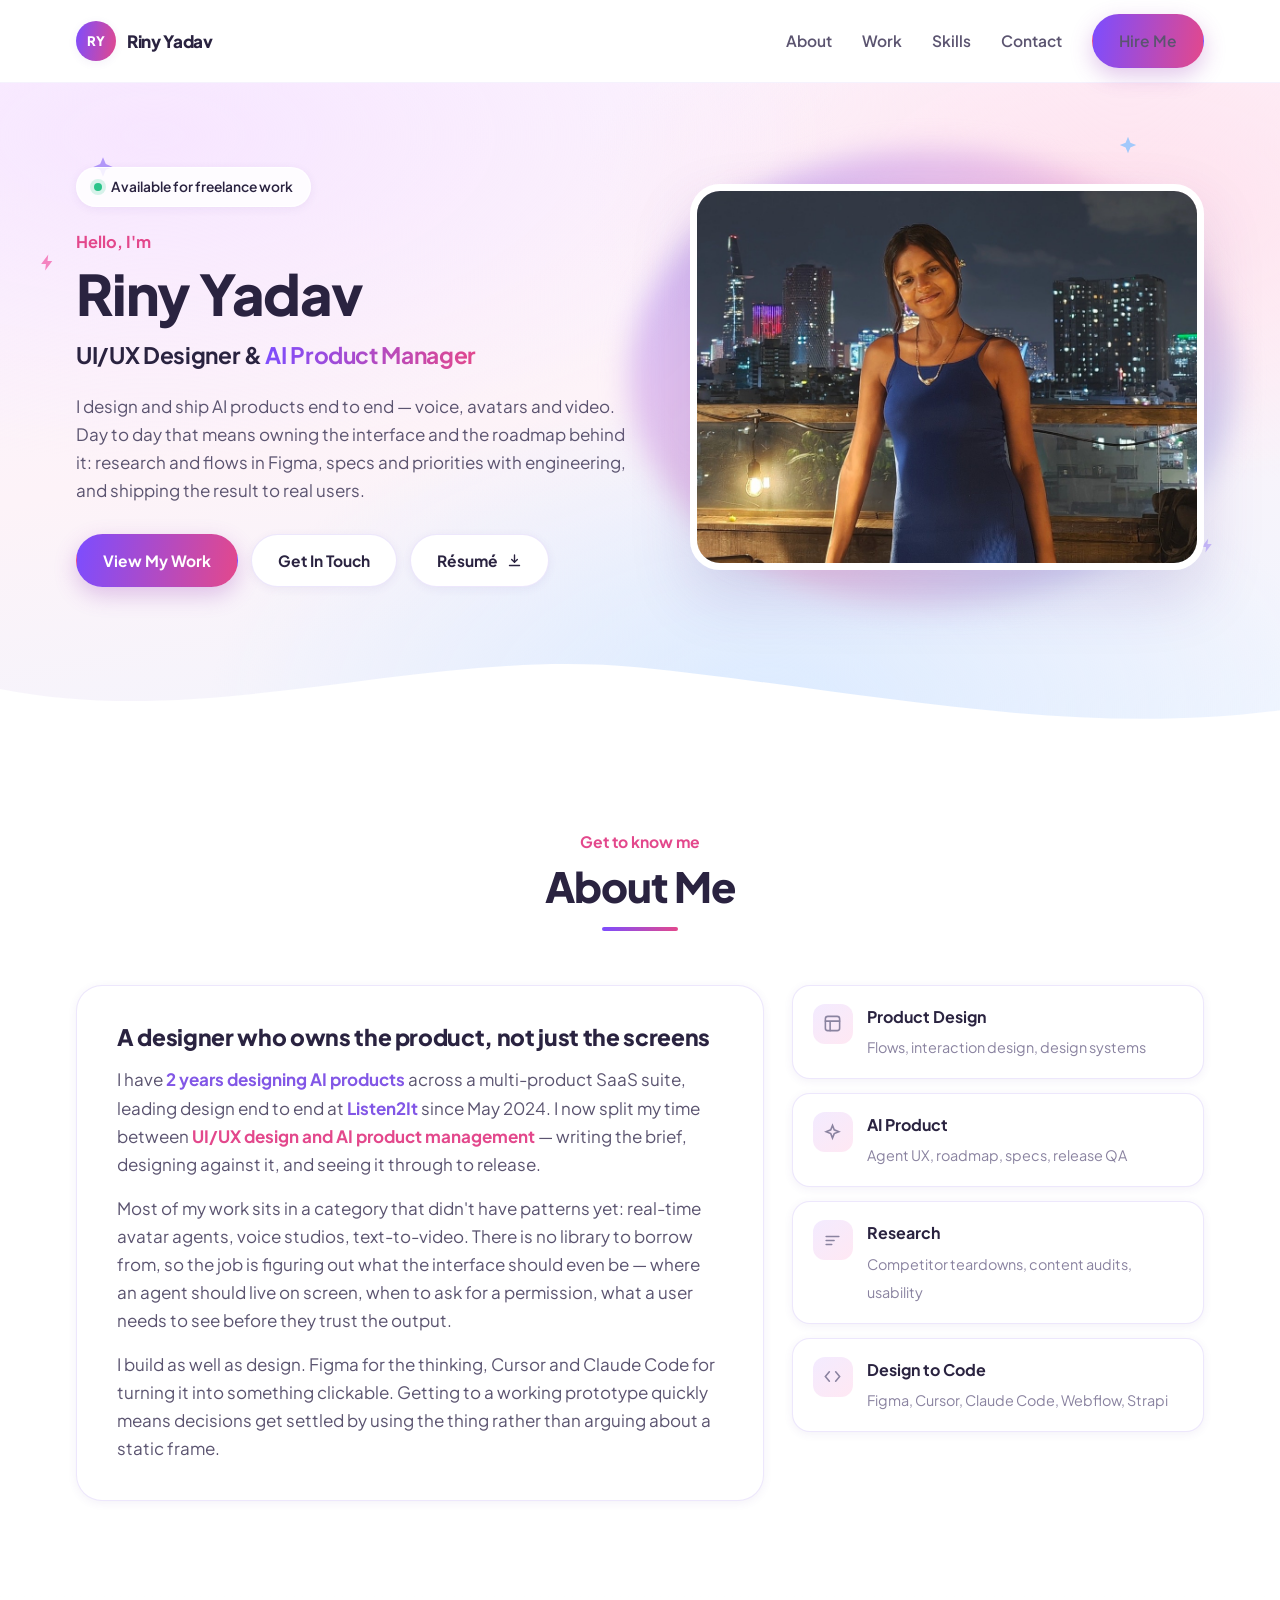
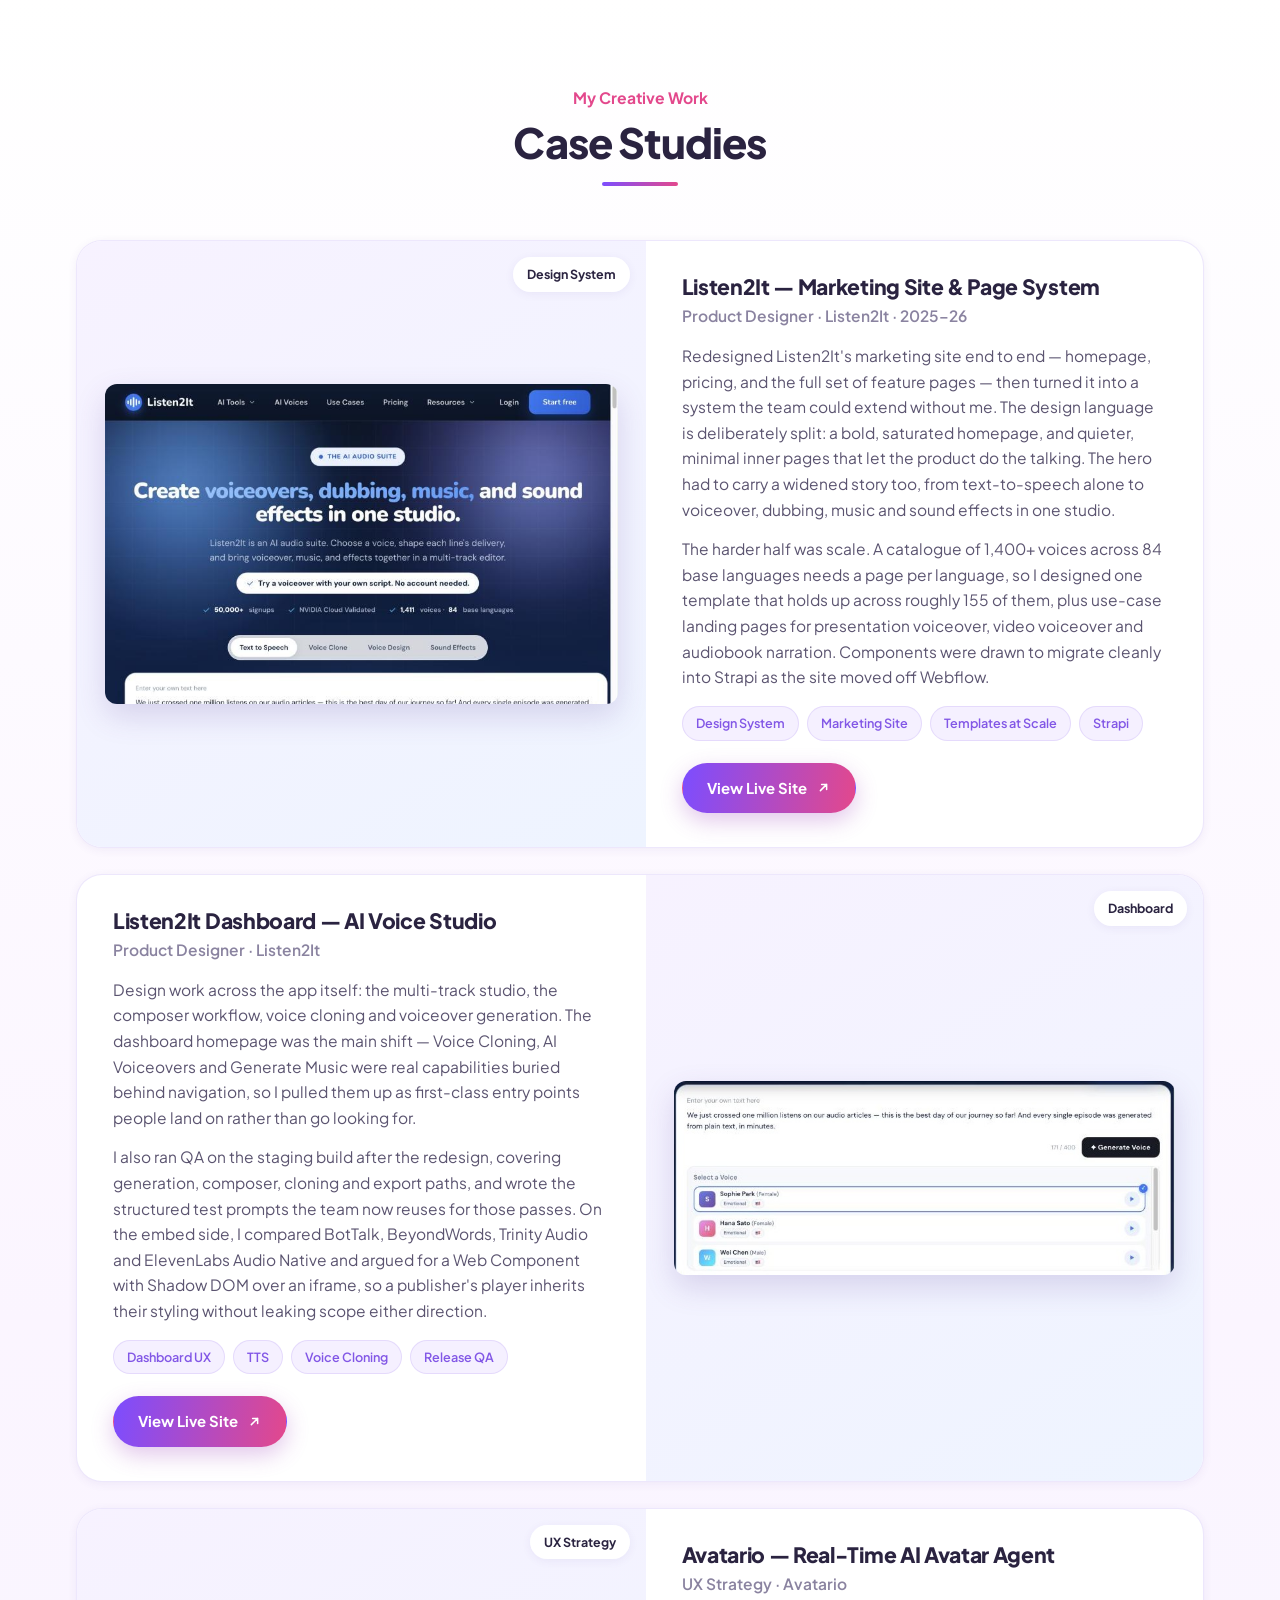
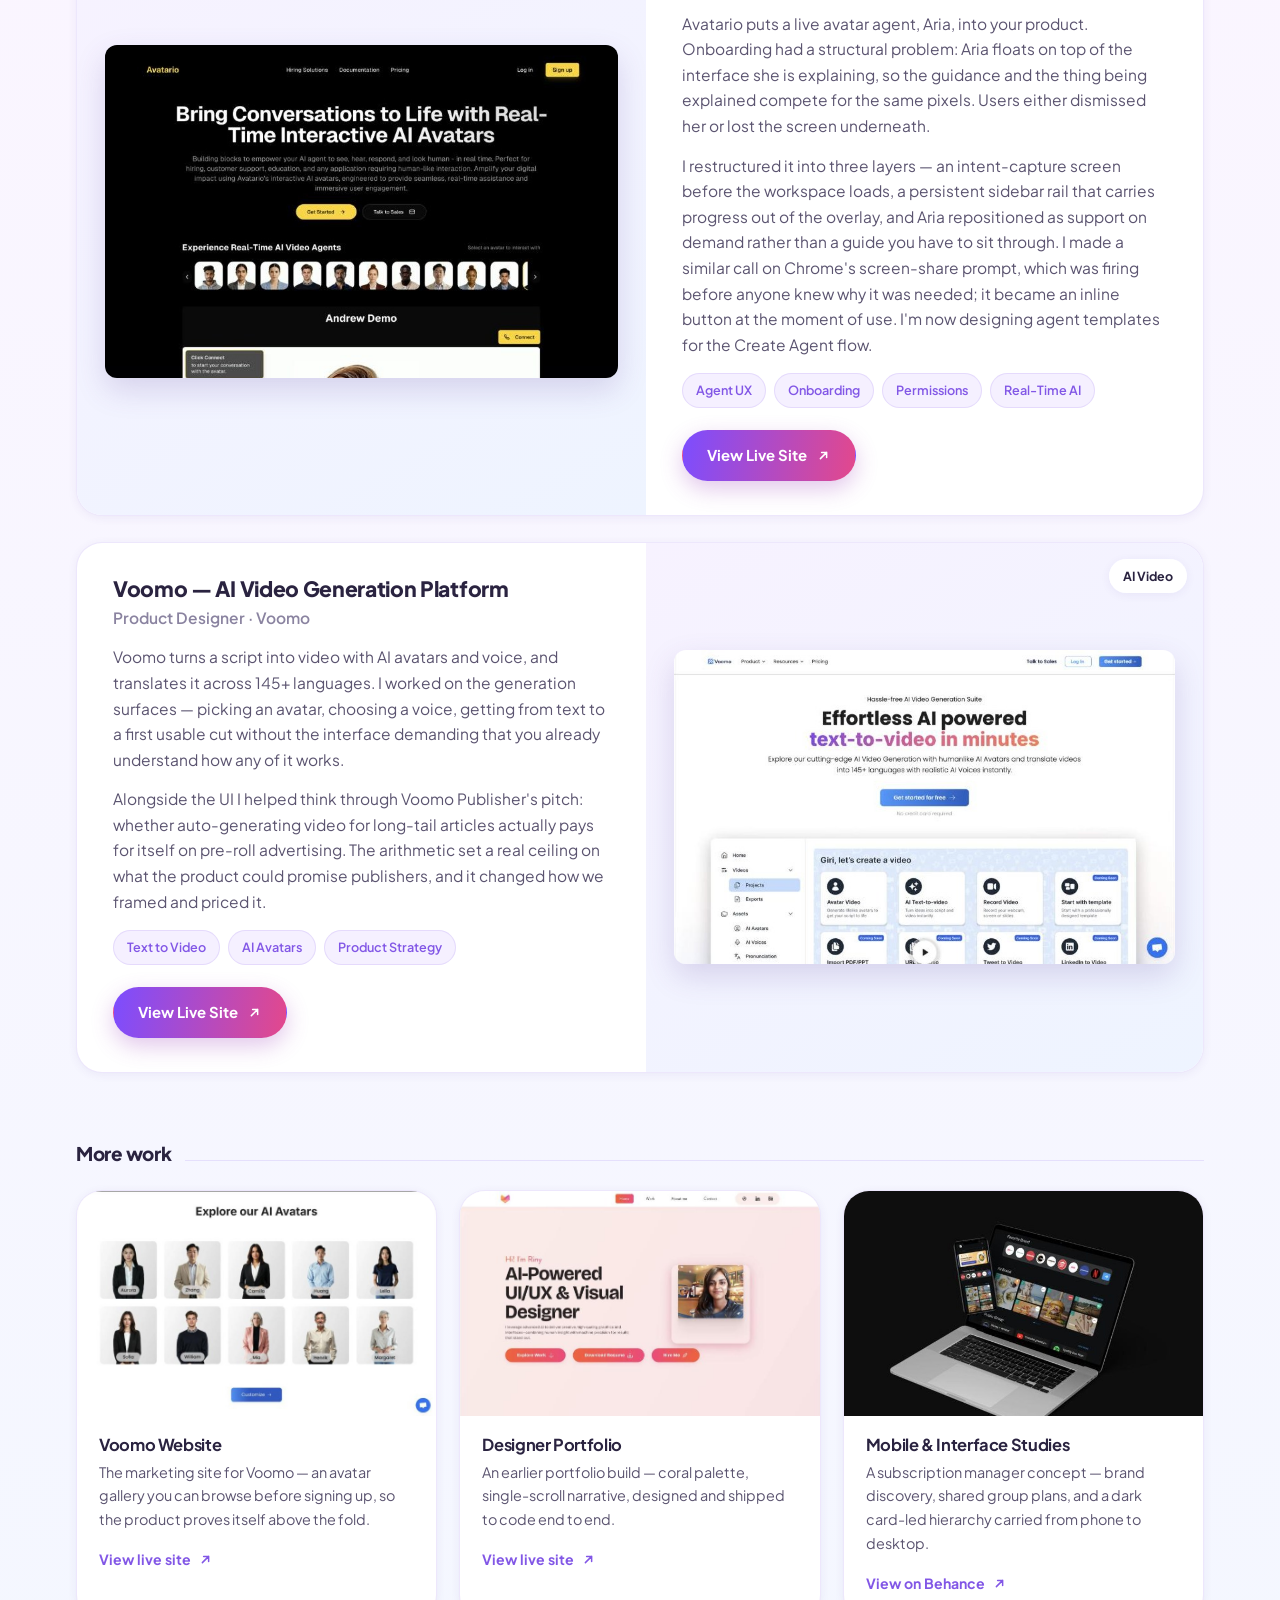
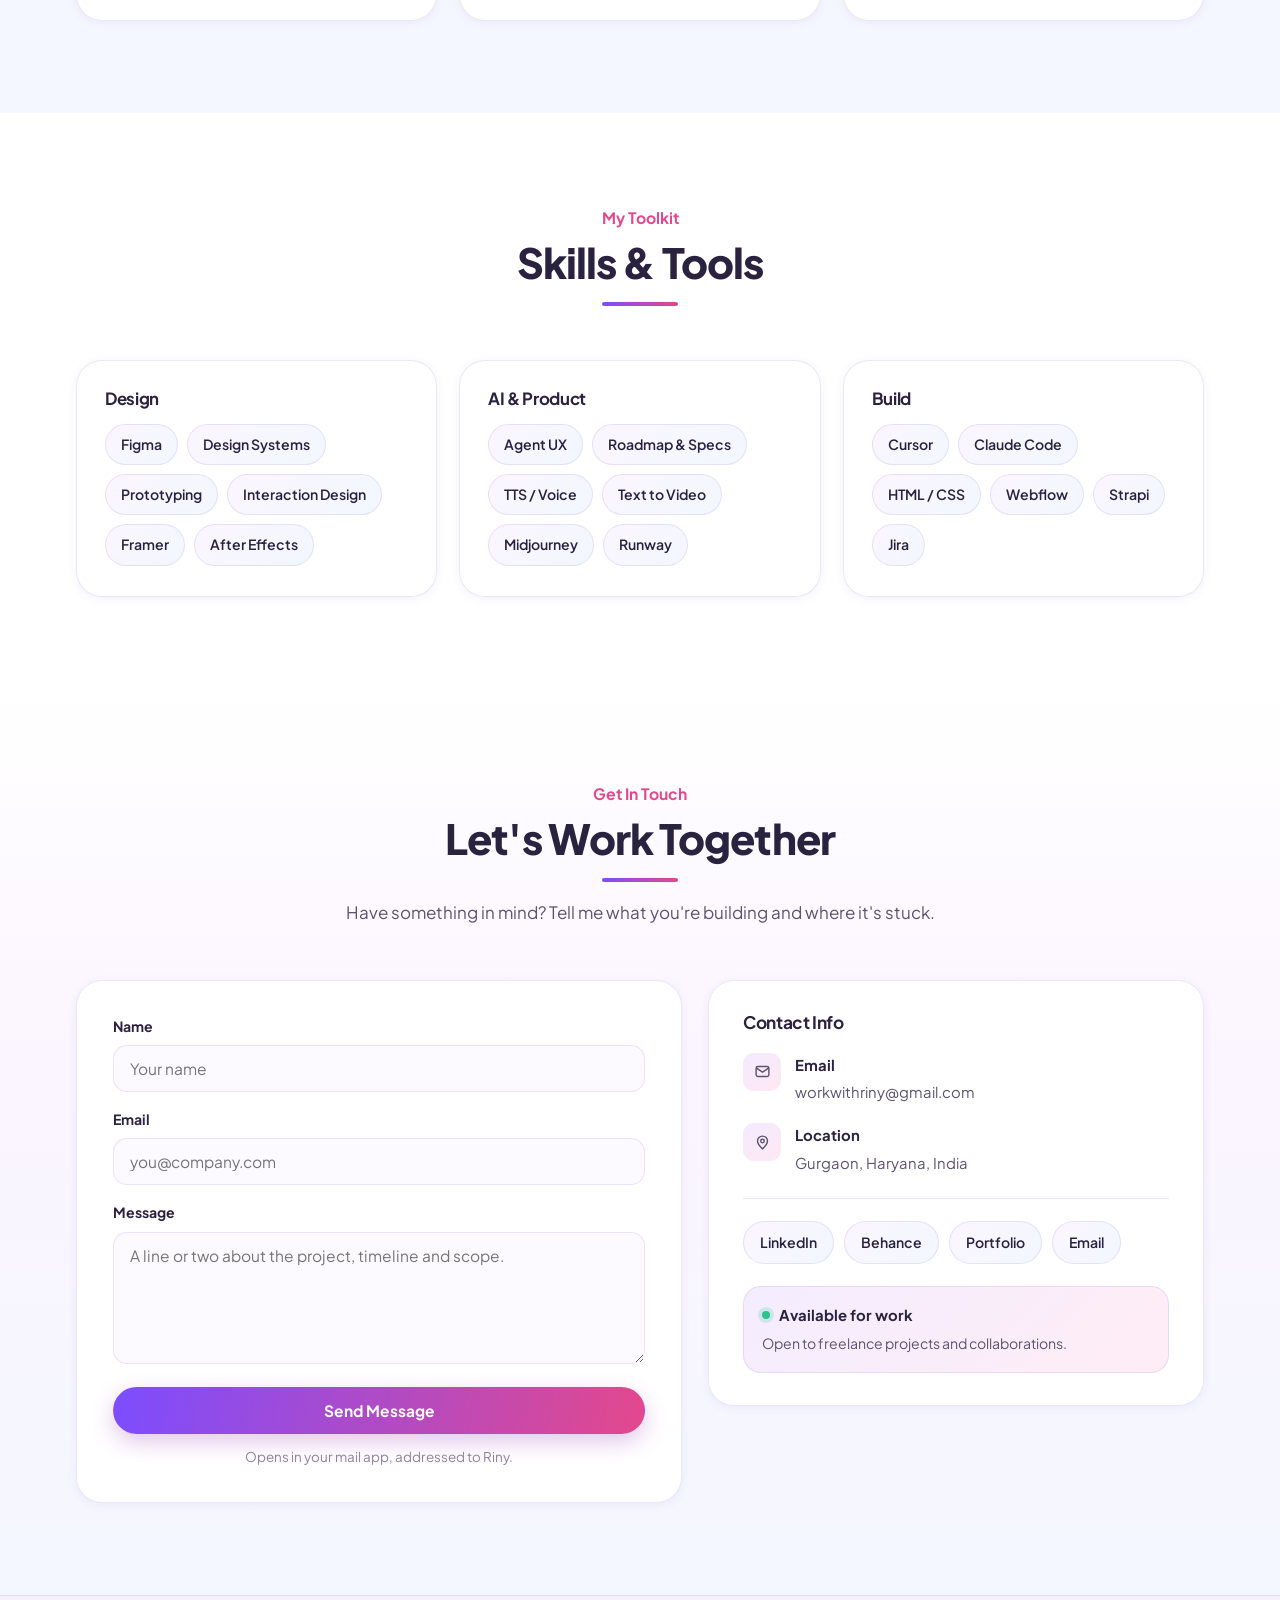
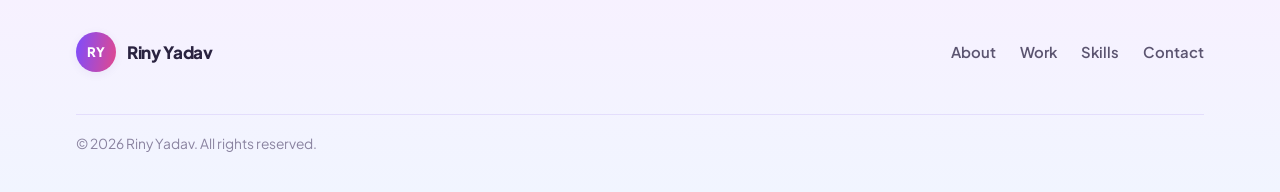
<file: index.html>
<!DOCTYPE html>
<html lang="en">
<head>
<meta charset="utf-8">
<meta name="viewport" content="width=device-width, initial-scale=1">
<title>Riny Yadav — UI/UX Designer &amp; AI Product Manager</title>
<meta name="description" content="Riny Yadav is a UI/UX Designer and AI Product Manager working on AI voice, avatar and video products — Listen2It, Avatario and Voomo.">
<link rel="preconnect" href="https://fonts.googleapis.com">
<link rel="preconnect" href="https://fonts.gstatic.com" crossorigin>
<link href="https://fonts.googleapis.com/css2?family=Plus+Jakarta+Sans:ital,wght@0,400;0,500;0,600;0,700;0,800;1,400&display=swap" rel="stylesheet">
<style>
:root{
  --blush:#FDF2F8; --lilac:#F6F1FF; --sky:#EEF4FF; --paper:#FFFFFF;
  --ink:#2A2340; --body:#5B5470; --muted:#8A83A0;
  --pink:#E3488C; --violet:#8257E6; --blue:#5B8DEF;
  --grad:linear-gradient(100deg,#7C4DFF 0%,#E3488C 100%);
  --line:rgba(130,87,230,.14);
  --shadow-sm:0 2px 10px rgba(90,60,150,.07);
  --shadow-md:0 14px 36px rgba(90,60,150,.12);
  --shadow-lg:0 26px 60px rgba(90,60,150,.17);
  --r-lg:26px; --r-md:18px; --r-pill:999px;
  --maxw:1180px;
}
*{box-sizing:border-box}
html{scroll-behavior:smooth; scroll-padding-top:104px}
body{
  margin:0; background:var(--paper); color:var(--body);
  font-family:'Plus Jakarta Sans',system-ui,-apple-system,'Segoe UI',sans-serif;
  font-size:17px; line-height:1.65; -webkit-font-smoothing:antialiased;
}
img{max-width:100%; display:block}
a{color:inherit}
h1,h2,h3,h4{color:var(--ink); margin:0; line-height:1.14; letter-spacing:-.022em; font-weight:800}
h1{font-size:clamp(2.1rem,4.6vw,3.5rem)}
h2{font-size:clamp(1.8rem,3.4vw,2.6rem)}
h3{font-size:1.2rem; letter-spacing:-.015em}
p{margin:0 0 1rem}
.wrap{max-width:var(--maxw); margin:0 auto; padding:0 26px}
.sr-only{position:absolute;width:1px;height:1px;padding:0;margin:-1px;overflow:hidden;clip:rect(0 0 0 0);white-space:nowrap;border:0}
:focus-visible{outline:3px solid var(--violet); outline-offset:3px; border-radius:6px}

/* ---------- nav ---------- */
.nav{position:sticky; top:0; z-index:60; padding:14px 0; background:rgba(255,255,255,.72); backdrop-filter:blur(14px); border-bottom:1px solid rgba(130,87,230,.08)}
.nav-in{display:flex; align-items:center; gap:18px}
.brand{display:flex; align-items:center; gap:11px; text-decoration:none; font-weight:800; color:var(--ink); letter-spacing:-.02em}
.mono{width:40px;height:40px;border-radius:50%;background:var(--grad);color:#fff;display:grid;place-items:center;font-size:.82rem;font-weight:800;letter-spacing:.02em;box-shadow:var(--shadow-sm)}
.nav-links{margin-left:auto; display:flex; align-items:center; gap:30px}
.nav-links a{text-decoration:none; color:var(--body); font-weight:600; font-size:.97rem; transition:color .18s}
.nav-links a:hover{color:var(--violet)}
.btn{display:inline-flex; align-items:center; justify-content:center; gap:9px; border-radius:var(--r-pill); font-weight:700; font-size:.97rem; text-decoration:none; padding:13px 26px; border:1px solid transparent; cursor:pointer; font-family:inherit; transition:transform .18s, box-shadow .18s, background .18s}
.btn-grad{background:var(--grad); color:#fff; box-shadow:0 8px 22px rgba(160,70,190,.3)}
.btn-grad:hover{transform:translateY(-2px); box-shadow:0 14px 30px rgba(160,70,190,.38)}
.btn-ghost{background:#fff; color:var(--ink); border-color:var(--line); box-shadow:var(--shadow-sm)}
.btn-ghost:hover{transform:translateY(-2px); box-shadow:var(--shadow-md)}
.nav-toggle{display:none; margin-left:auto; background:#fff; border:1px solid var(--line); border-radius:12px; width:44px; height:44px; cursor:pointer}
.nav-toggle span{display:block; width:18px; height:2px; background:var(--ink); margin:4px auto; border-radius:2px}

/* ---------- hero ---------- */
.hero{position:relative; overflow:hidden; padding:84px 0 150px;
  background:
    radial-gradient(1100px 520px at 12% 8%, #F7E6FF 0%, rgba(247,230,255,0) 62%),
    radial-gradient(900px 480px at 88% 18%, #FFE2EE 0%, rgba(255,226,238,0) 60%),
    radial-gradient(900px 520px at 60% 96%, #DCEBFF 0%, rgba(220,235,255,0) 62%),
    linear-gradient(170deg,#FBF4FF 0%,#FDF3F8 48%,#EFF5FF 100%);
}
.hero-in{display:grid; grid-template-columns:1.04fr .96fr; gap:58px; align-items:center; position:relative; z-index:2}
.badge{display:inline-flex; align-items:center; gap:9px; background:rgba(255,255,255,.85); border:1px solid rgba(255,255,255,.9); color:var(--ink); font-weight:600; font-size:.86rem; padding:8px 17px; border-radius:var(--r-pill); box-shadow:var(--shadow-sm); margin-bottom:22px}
.dot{width:8px;height:8px;border-radius:50%;background:#2BC48A; box-shadow:0 0 0 4px rgba(43,196,138,.18)}
.kicker{color:var(--pink); font-weight:700; font-size:1.02rem; margin-bottom:6px}
.hero h1{margin-bottom:10px}
.role{font-size:clamp(1.12rem,2vw,1.42rem); font-weight:700; color:var(--ink); margin-bottom:18px; letter-spacing:-.015em}
.role em{font-style:normal; background:var(--grad); -webkit-background-clip:text; background-clip:text; color:transparent}
.hero p.lead{max-width:49ch; margin-bottom:30px}
.hero-cta{display:flex; flex-wrap:wrap; gap:13px}
.hero-art{position:relative}
.hero-art::before{content:""; position:absolute; inset:-9% -6% -9% -12%; border-radius:50%;
  background:linear-gradient(135deg, rgba(167,139,250,.55), rgba(244,164,208,.5) 55%, rgba(147,197,253,.55)); filter:blur(14px)}
.frame{position:relative; border-radius:30px; overflow:hidden; border:7px solid #fff; box-shadow:var(--shadow-lg); aspect-ratio:4/3}
.frame img{width:100%; height:100%; object-fit:cover; object-position:50% 22%}
.sticker{position:absolute; z-index:1; opacity:.85; pointer-events:none}
.wave{position:absolute; left:0; right:0; bottom:-1px; z-index:1; width:100%}

/* ---------- sections ---------- */
section{padding:92px 0}
.sec-head{text-align:center; max-width:640px; margin:0 auto 54px}
.eyebrow{color:var(--pink); font-weight:700; font-size:.98rem; margin-bottom:8px}
.rule{width:76px; height:4px; border-radius:4px; background:var(--grad); margin:16px auto 0}
.tint{background:linear-gradient(180deg,#FFFFFF 0%,#FBF5FF 40%,#F4F7FF 100%)}

/* ---------- about ---------- */
.about-grid{display:grid; grid-template-columns:1.25fr .75fr; gap:28px; align-items:start}
.card{background:#fff; border:1px solid var(--line); border-radius:var(--r-lg); box-shadow:var(--shadow-sm)}
.about-card{padding:38px 40px}
.about-card h3{margin-bottom:16px; font-size:1.42rem}
.about-card p:last-child{margin-bottom:0}
.hl{color:var(--violet); font-weight:700}
.hl-pink{color:var(--pink); font-weight:700}
.caps{display:grid; gap:14px}
.cap{display:flex; gap:14px; padding:18px 20px; background:#fff; border:1px solid var(--line); border-radius:var(--r-md); box-shadow:var(--shadow-sm)}
.cap-ic{flex:none; width:40px; height:40px; border-radius:12px; display:grid; place-items:center; background:linear-gradient(140deg,#F3EBFF,#FFE8F3); color:var(--violet)}
.cap b{display:block; color:var(--ink); font-size:1rem; margin-bottom:2px}
.cap span{font-size:.9rem; color:var(--muted); line-height:1.5}

/* ---------- work ---------- */
.studies{display:grid; gap:26px}
.study{display:grid; grid-template-columns:minmax(0,1.02fr) minmax(0,1fr); background:#fff; border:1px solid var(--line); border-radius:var(--r-lg); overflow:hidden; box-shadow:var(--shadow-sm); transition:box-shadow .25s, transform .25s}
.study:hover{box-shadow:var(--shadow-md); transform:translateY(-3px)}
.study:nth-child(even) .study-media{order:2}
.study-media{position:relative; background:linear-gradient(150deg,#F7F2FF 0%,#EEF4FF 100%); display:grid; place-items:center; padding:28px; min-height:280px; overflow:hidden}
.study-media img{width:100%; height:auto; max-height:400px; object-fit:contain; border-radius:12px; box-shadow:0 12px 30px rgba(90,60,150,.18)}
.chip{position:absolute; top:16px; right:16px; background:rgba(255,255,255,.94); color:var(--ink); font-size:.78rem; font-weight:700; padding:7px 14px; border-radius:var(--r-pill); box-shadow:var(--shadow-sm); backdrop-filter:blur(6px)}
.study-body{padding:34px 36px; display:flex; flex-direction:column}
.study-body h3{font-size:1.32rem; margin-bottom:4px}
.where{font-size:.88rem; color:var(--muted); font-weight:600; margin-bottom:14px}
.study-body p{font-size:.97rem; margin-bottom:14px}
.tags{display:flex; flex-wrap:wrap; gap:8px; margin:2px 0 22px}
.tag{font-size:.79rem; font-weight:600; color:var(--violet); background:#F5F0FF; border:1px solid rgba(130,87,230,.14); padding:6px 13px; border-radius:var(--r-pill)}
.study .btn{align-self:flex-start; margin-top:auto; padding:12px 24px; font-size:.93rem}
.arrow{width:15px;height:15px;flex:none}

.more-head{margin:70px 0 26px; display:flex; align-items:baseline; gap:14px}
.more-head h3{font-size:1.18rem}
.more-head .line{flex:1; height:1px; background:var(--line)}
.more{display:grid; grid-template-columns:repeat(3,1fr); gap:22px}
.mini{background:#fff; border:1px solid var(--line); border-radius:var(--r-lg); overflow:hidden; box-shadow:var(--shadow-sm); display:flex; flex-direction:column; transition:box-shadow .25s, transform .25s; text-decoration:none}
.mini:hover{box-shadow:var(--shadow-md); transform:translateY(-3px)}
.mini-media{aspect-ratio:16/10; overflow:hidden; background:#F3F0FA; position:relative}
.mini-media img{width:100%;height:100%;object-fit:cover;object-position:top center}
.mini-body{padding:20px 22px 24px}
.mini-body h4{font-size:1.03rem; color:var(--ink); font-weight:700; margin:0 0 6px}
.mini-body p{font-size:.9rem; margin:0 0 12px; color:var(--body)}
.golink{font-size:.88rem; font-weight:700; color:var(--violet); display:inline-flex; align-items:center; gap:7px}

/* ---------- skills ---------- */
.skills{display:grid; grid-template-columns:repeat(3,1fr); gap:22px}
.skillcard{padding:28px 28px 30px}
.skillcard h4{color:var(--ink); font-size:1.05rem; margin:0 0 16px; font-weight:700}
.pills{display:flex; flex-wrap:wrap; gap:9px}
.pill{font-size:.88rem; font-weight:600; color:var(--ink); background:linear-gradient(140deg,#FBF6FF,#F2F7FF); border:1px solid var(--line); padding:8px 15px; border-radius:var(--r-pill)}

/* ---------- contact ---------- */
.contact-grid{display:grid; grid-template-columns:1.1fr .9fr; gap:26px; align-items:start}
.form{padding:34px 36px}
.field{margin-bottom:16px}
label{display:block; font-size:.88rem; font-weight:700; color:var(--ink); margin-bottom:7px}
input,textarea{width:100%; font-family:inherit; font-size:.97rem; color:var(--ink); background:#FCFAFF; border:1px solid var(--line); border-radius:14px; padding:13px 16px; transition:border-color .18s, box-shadow .18s}
input:focus,textarea:focus{outline:none; border-color:var(--violet); box-shadow:0 0 0 4px rgba(130,87,230,.13)}
textarea{min-height:132px; resize:vertical}
.info{padding:32px 34px}
.info h4{color:var(--ink); font-size:1.08rem; margin:0 0 20px; font-weight:700}
.row{display:flex; gap:14px; align-items:flex-start; margin-bottom:18px}
.row .cap-ic{width:38px;height:38px;border-radius:11px}
.row b{display:block; color:var(--ink); font-size:.93rem}
.row a,.row span{font-size:.93rem; color:var(--body); text-decoration:none}
.row a:hover{color:var(--violet)}
.socials{display:flex; flex-wrap:wrap; gap:10px; margin-top:22px; padding-top:22px; border-top:1px solid var(--line)}
.socials a{font-size:.88rem; font-weight:600; color:var(--ink); background:linear-gradient(140deg,#FBF6FF,#F2F7FF); border:1px solid var(--line); padding:9px 16px; border-radius:var(--r-pill); text-decoration:none; transition:transform .18s, box-shadow .18s}
.socials a:hover{transform:translateY(-2px); box-shadow:var(--shadow-sm); color:var(--violet)}
.avail{margin-top:22px; padding:16px 18px; border-radius:var(--r-md); background:linear-gradient(135deg,#F4EDFF,#FFEDF5); border:1px solid var(--line)}
.avail b{color:var(--ink); font-size:.93rem; display:flex; align-items:center; gap:9px}
.avail span{font-size:.88rem; color:var(--body)}

/* ---------- footer ---------- */
footer{background:linear-gradient(180deg,#F7F1FF,#F1F5FF); border-top:1px solid var(--line); padding:36px 0}
.foot{display:flex; align-items:center; gap:20px; flex-wrap:wrap}
.foot-links{margin-left:auto; display:flex; gap:24px; flex-wrap:wrap}
.foot-links a{text-decoration:none; font-weight:600; font-size:.93rem; color:var(--body)}
.foot-links a:hover{color:var(--violet)}
.copy{width:100%; font-size:.86rem; color:var(--muted); border-top:1px solid var(--line); margin-top:22px; padding-top:18px}

/* ---------- responsive ---------- */
@media (max-width:980px){
  .hero{padding:60px 0 120px}
  .hero-in{grid-template-columns:1fr; gap:40px}
  .hero-art{order:-1; max-width:460px}
  .about-grid,.contact-grid{grid-template-columns:1fr}
  .study,.study:nth-child(even) .study-media{grid-template-columns:1fr; order:0}
  .study-media{min-height:0; padding:22px}
  .more,.skills{grid-template-columns:1fr 1fr}
  .nav-links{position:absolute; top:72px; left:16px; right:16px; flex-direction:column; align-items:stretch; gap:4px; background:#fff; border:1px solid var(--line); border-radius:var(--r-md); padding:12px; box-shadow:var(--shadow-md); display:none}
  .nav-links.open{display:flex}
  .nav-links a{padding:11px 12px; border-radius:10px}
  .nav-links .btn{margin-top:6px}
  .nav-toggle{display:block}
}
@media (max-width:620px){
  body{font-size:16px}
  section{padding:66px 0}
  .more,.skills{grid-template-columns:1fr}
  .about-card,.study-body,.form,.info{padding:26px 22px}
  .hero-cta .btn{flex:1 1 100%}
}
@media (prefers-reduced-motion:reduce){
  *{animation:none!important; transition:none!important; scroll-behavior:auto!important}
}
</style>
</head>
<body>

<header class="nav">
  <div class="wrap nav-in">
    <a class="brand" href="#top"><span class="mono">RY</span> Riny Yadav</a>
    <button class="nav-toggle" aria-label="Menu" aria-expanded="false" id="navBtn"><span></span><span></span><span></span></button>
    <nav class="nav-links" id="navLinks">
      <a href="#about">About</a>
      <a href="#work">Work</a>
      <a href="#skills">Skills</a>
      <a href="#contact">Contact</a>
      <a class="btn btn-grad" href="#contact">Hire Me</a>
    </nav>
  </div>
</header>

<main id="top">

<!-- HERO -->
<section class="hero" style="padding-top:84px">
  <svg class="sticker" style="top:11%;left:7%;width:26px" viewBox="0 0 24 24" fill="#A78BFA"><path d="M12 2l2.6 6.4L21 11l-6.4 2.6L12 20l-2.6-6.4L3 11l6.4-2.6z"/></svg>
  <svg class="sticker" style="top:26%;left:3%;width:19px" viewBox="0 0 24 24" fill="#F472B6"><path d="M13 2L4 14h6l-1 8 9-12h-6z"/></svg>
  <svg class="sticker" style="top:8%;right:11%;width:22px" viewBox="0 0 24 24" fill="#93C5FD"><path d="M12 2l2.6 6.4L21 11l-6.4 2.6L12 20l-2.6-6.4L3 11l6.4-2.6z"/></svg>
  <svg class="sticker" style="bottom:28%;right:5%;width:17px" viewBox="0 0 24 24" fill="#C4B5FD"><path d="M13 2L4 14h6l-1 8 9-12h-6z"/></svg>

  <div class="wrap hero-in">
    <div>
      <span class="badge"><span class="dot"></span> Available for freelance work</span>
      <p class="kicker">Hello, I'm</p>
      <h1>Riny Yadav</h1>
      <p class="role">UI/UX Designer &amp; <em>AI Product Manager</em></p>
      <p class="lead">I design and ship AI products end to end — voice, avatars and video. Day to day that means owning the interface and the roadmap behind it: research and flows in Figma, specs and priorities with engineering, and shipping the result to real users.</p>
      <div class="hero-cta">
        <a class="btn btn-grad" href="#work">View My Work</a>
        <a class="btn btn-ghost" href="#contact">Get In Touch</a>
        <a class="btn btn-ghost" id="resumeBtn" href="resume.pdf" target="_blank" rel="noopener">Résumé
          <svg class="arrow" viewBox="0 0 24 24" fill="none" stroke="currentColor" stroke-width="2.2" stroke-linecap="round" stroke-linejoin="round"><path d="M12 3v12m0 0l-4.5-4.5M12 15l4.5-4.5M4 20h16"/></svg>
        </a>
      </div>
    </div>
    <div class="hero-art">
      <div class="frame"><img src="img/hero.jpg" alt="Riny Yadav" width="1080" height="810"></div>
    </div>
  </div>

  <svg class="wave" viewBox="0 0 1440 120" preserveAspectRatio="none" aria-hidden="true">
    <path fill="#ffffff" d="M0,64 C240,112 480,16 720,40 C960,64 1200,120 1440,88 L1440,120 L0,120 Z"/>
  </svg>
</section>

<!-- ABOUT -->
<section id="about">
  <div class="wrap">
    <div class="sec-head">
      <p class="eyebrow">Get to know me</p>
      <h2>About Me</h2>
      <div class="rule"></div>
    </div>
    <div class="about-grid">
      <div class="card about-card">
        <h3>A designer who owns the product, not just the screens</h3>
        <p>I have <span class="hl">2 years designing AI products</span> across a multi-product SaaS suite, leading design end to end at <span class="hl">Listen2It</span> since May 2024. I now split my time between <span class="hl-pink">UI/UX design and AI product management</span> — writing the brief, designing against it, and seeing it through to release.</p>
        <p>Most of my work sits in a category that didn't have patterns yet: real-time avatar agents, voice studios, text-to-video. There is no library to borrow from, so the job is figuring out what the interface should even be — where an agent should live on screen, when to ask for a permission, what a user needs to see before they trust the output.</p>
        <p>I build as well as design. Figma for the thinking, Cursor and Claude Code for turning it into something clickable. Getting to a working prototype quickly means decisions get settled by using the thing rather than arguing about a static frame.</p>
      </div>
      <div class="caps">
        <div class="cap">
          <span class="cap-ic"><svg width="19" height="19" viewBox="0 0 24 24" fill="none" stroke="currentColor" stroke-width="2" stroke-linecap="round"><rect x="3" y="3" width="18" height="18" rx="3"/><path d="M3 9h18M9 21V9"/></svg></span>
          <div><b>Product Design</b><span>Flows, interaction design, design systems</span></div>
        </div>
        <div class="cap">
          <span class="cap-ic"><svg width="19" height="19" viewBox="0 0 24 24" fill="none" stroke="currentColor" stroke-width="2" stroke-linecap="round"><path d="M12 3l2.2 5.6L20 11l-5.8 2.4L12 19l-2.2-5.6L4 11l5.8-2.4z"/></svg></span>
          <div><b>AI Product</b><span>Agent UX, roadmap, specs, release QA</span></div>
        </div>
        <div class="cap">
          <span class="cap-ic"><svg width="19" height="19" viewBox="0 0 24 24" fill="none" stroke="currentColor" stroke-width="2" stroke-linecap="round"><path d="M4 7h16M4 12h10M4 17h7"/></svg></span>
          <div><b>Research</b><span>Competitor teardowns, content audits, usability</span></div>
        </div>
        <div class="cap">
          <span class="cap-ic"><svg width="19" height="19" viewBox="0 0 24 24" fill="none" stroke="currentColor" stroke-width="2" stroke-linecap="round"><path d="M8 18l-5-6 5-6M16 6l5 6-5 6"/></svg></span>
          <div><b>Design to Code</b><span>Figma, Cursor, Claude Code, Webflow, Strapi</span></div>
        </div>
      </div>
    </div>
  </div>
</section>

<!-- WORK -->
<section id="work" class="tint">
  <div class="wrap">
    <div class="sec-head">
      <p class="eyebrow">My Creative Work</p>
      <h2>Case Studies</h2>
      <div class="rule"></div>
    </div>

    <div class="studies">

      <!-- 1 -->
      <article class="study">
        <div class="study-media">
          <img src="img/listen2it-hero.jpg" alt="Listen2It marketing site homepage" loading="lazy">
          <span class="chip">Design System</span>
        </div>
        <div class="study-body">
          <h3>Listen2It — Marketing Site &amp; Page System</h3>
          <p class="where">Product Designer · Listen2It · 2025–26</p>
          <p>Redesigned Listen2It's marketing site end to end — homepage, pricing, and the full set of feature pages — then turned it into a system the team could extend without me. The design language is deliberately split: a bold, saturated homepage, and quieter, minimal inner pages that let the product do the talking. The hero had to carry a widened story too, from text-to-speech alone to voiceover, dubbing, music and sound effects in one studio.</p>
          <p>The harder half was scale. A catalogue of 1,400+ voices across 84 base languages needs a page per language, so I designed one template that holds up across roughly 155 of them, plus use-case landing pages for presentation voiceover, video voiceover and audiobook narration. Components were drawn to migrate cleanly into Strapi as the site moved off Webflow.</p>
          <div class="tags"><span class="tag">Design System</span><span class="tag">Marketing Site</span><span class="tag">Templates at Scale</span><span class="tag">Strapi</span></div>
          <a class="btn btn-grad" href="https://www.getlisten2it.com/" target="_blank" rel="noopener">View Live Site
            <svg class="arrow" viewBox="0 0 24 24" fill="none" stroke="currentColor" stroke-width="2.4" stroke-linecap="round" stroke-linejoin="round"><path d="M7 17L17 7M9 7h8v8"/></svg></a>
        </div>
      </article>

      <!-- 2 -->
      <article class="study">
        <div class="study-media">
          <img src="img/listen2it-studio.jpg" alt="Listen2It voice studio interface" loading="lazy">
          <span class="chip">Dashboard</span>
        </div>
        <div class="study-body">
          <h3>Listen2It Dashboard — AI Voice Studio</h3>
          <p class="where">Product Designer · Listen2It</p>
          <p>Design work across the app itself: the multi-track studio, the composer workflow, voice cloning and voiceover generation. The dashboard homepage was the main shift — Voice Cloning, AI Voiceovers and Generate Music were real capabilities buried behind navigation, so I pulled them up as first-class entry points people land on rather than go looking for.</p>
          <p>I also ran QA on the staging build after the redesign, covering generation, composer, cloning and export paths, and wrote the structured test prompts the team now reuses for those passes. On the embed side, I compared BotTalk, BeyondWords, Trinity Audio and ElevenLabs Audio Native and argued for a Web Component with Shadow DOM over an iframe, so a publisher's player inherits their styling without leaking scope either direction.</p>
          <div class="tags"><span class="tag">Dashboard UX</span><span class="tag">TTS</span><span class="tag">Voice Cloning</span><span class="tag">Release QA</span></div>
          <a class="btn btn-grad" href="https://app.getlisten2it.com/" target="_blank" rel="noopener">View Live Site
            <svg class="arrow" viewBox="0 0 24 24" fill="none" stroke="currentColor" stroke-width="2.4" stroke-linecap="round" stroke-linejoin="round"><path d="M7 17L17 7M9 7h8v8"/></svg></a>
        </div>
      </article>

      <!-- 3 -->
      <article class="study">
        <div class="study-media">
          <img src="img/avatario.jpg" alt="Avatario real-time AI avatar product" loading="lazy">
          <span class="chip">UX Strategy</span>
        </div>
        <div class="study-body">
          <h3>Avatario — Real-Time AI Avatar Agent</h3>
          <p class="where">UX Strategy · Avatario</p>
          <p>Avatario puts a live avatar agent, Aria, into your product. Onboarding had a structural problem: Aria floats on top of the interface she is explaining, so the guidance and the thing being explained compete for the same pixels. Users either dismissed her or lost the screen underneath.</p>
          <p>I restructured it into three layers — an intent-capture screen before the workspace loads, a persistent sidebar rail that carries progress out of the overlay, and Aria repositioned as support on demand rather than a guide you have to sit through. I made a similar call on Chrome's screen-share prompt, which was firing before anyone knew why it was needed; it became an inline button at the moment of use. I'm now designing agent templates for the Create Agent flow.</p>
          <div class="tags"><span class="tag">Agent UX</span><span class="tag">Onboarding</span><span class="tag">Permissions</span><span class="tag">Real-Time AI</span></div>
          <a class="btn btn-grad" href="https://www.avatario.ai/" target="_blank" rel="noopener">View Live Site
            <svg class="arrow" viewBox="0 0 24 24" fill="none" stroke="currentColor" stroke-width="2.4" stroke-linecap="round" stroke-linejoin="round"><path d="M7 17L17 7M9 7h8v8"/></svg></a>
        </div>
      </article>

      <!-- 4 -->
      <article class="study">
        <div class="study-media">
          <img src="img/voomo-platform.jpg" alt="Voomo AI video generation platform" loading="lazy">
          <span class="chip">AI Video</span>
        </div>
        <div class="study-body">
          <h3>Voomo — AI Video Generation Platform</h3>
          <p class="where">Product Designer · Voomo</p>
          <p>Voomo turns a script into video with AI avatars and voice, and translates it across 145+ languages. I worked on the generation surfaces — picking an avatar, choosing a voice, getting from text to a first usable cut without the interface demanding that you already understand how any of it works.</p>
          <p>Alongside the UI I helped think through Voomo Publisher's pitch: whether auto-generating video for long-tail articles actually pays for itself on pre-roll advertising. The arithmetic set a real ceiling on what the product could promise publishers, and it changed how we framed and priced it.</p>
          <div class="tags"><span class="tag">Text to Video</span><span class="tag">AI Avatars</span><span class="tag">Product Strategy</span></div>
          <a class="btn btn-grad" href="https://www.voomo.ai/" target="_blank" rel="noopener">View Live Site
            <svg class="arrow" viewBox="0 0 24 24" fill="none" stroke="currentColor" stroke-width="2.4" stroke-linecap="round" stroke-linejoin="round"><path d="M7 17L17 7M9 7h8v8"/></svg></a>
        </div>
      </article>

    </div>

    <div class="more-head"><h3>More work</h3><span class="line"></span></div>
    <div class="more">
      <a class="mini" href="https://www.voomo.ai/" target="_blank" rel="noopener">
        <div class="mini-media"><img src="img/voomo-site.jpg" alt="Voomo marketing website" loading="lazy"></div>
        <div class="mini-body">
          <h4>Voomo Website</h4>
          <p>The marketing site for Voomo — an avatar gallery you can browse before signing up, so the product proves itself above the fold.</p>
          <span class="golink">View live site <svg class="arrow" viewBox="0 0 24 24" fill="none" stroke="currentColor" stroke-width="2.4" stroke-linecap="round" stroke-linejoin="round"><path d="M7 17L17 7M9 7h8v8"/></svg></span>
        </div>
      </a>
      <a class="mini" href="https://strcoder4007.github.io/graphic-designer-portfolio/" target="_blank" rel="noopener">
        <div class="mini-media"><img src="img/portfolio.jpg" alt="Designer portfolio site" loading="lazy"></div>
        <div class="mini-body">
          <h4>Designer Portfolio</h4>
          <p>An earlier portfolio build — coral palette, single-scroll narrative, designed and shipped to code end to end.</p>
          <span class="golink">View live site <svg class="arrow" viewBox="0 0 24 24" fill="none" stroke="currentColor" stroke-width="2.4" stroke-linecap="round" stroke-linejoin="round"><path d="M7 17L17 7M9 7h8v8"/></svg></span>
        </div>
      </a>
      <a class="mini" href="https://www.behance.net/rinyyadav" target="_blank" rel="noopener">
        <div class="mini-media"><img src="img/ui-interfaces.jpg" alt="Mobile and desktop interface studies" loading="lazy"></div>
        <div class="mini-body">
          <h4>Mobile &amp; Interface Studies</h4>
          <p>A subscription manager concept — brand discovery, shared group plans, and a dark card-led hierarchy carried from phone to desktop.</p>
          <span class="golink">View on Behance <svg class="arrow" viewBox="0 0 24 24" fill="none" stroke="currentColor" stroke-width="2.4" stroke-linecap="round" stroke-linejoin="round"><path d="M7 17L17 7M9 7h8v8"/></svg></span>
        </div>
      </a>
    </div>
  </div>
</section>

<!-- SKILLS -->
<section id="skills">
  <div class="wrap">
    <div class="sec-head">
      <p class="eyebrow">My Toolkit</p>
      <h2>Skills &amp; Tools</h2>
      <div class="rule"></div>
    </div>
    <div class="skills">
      <div class="card skillcard">
        <h4>Design</h4>
        <div class="pills"><span class="pill">Figma</span><span class="pill">Design Systems</span><span class="pill">Prototyping</span><span class="pill">Interaction Design</span><span class="pill">Framer</span><span class="pill">After Effects</span></div>
      </div>
      <div class="card skillcard">
        <h4>AI &amp; Product</h4>
        <div class="pills"><span class="pill">Agent UX</span><span class="pill">Roadmap &amp; Specs</span><span class="pill">TTS / Voice</span><span class="pill">Text to Video</span><span class="pill">Midjourney</span><span class="pill">Runway</span></div>
      </div>
      <div class="card skillcard">
        <h4>Build</h4>
        <div class="pills"><span class="pill">Cursor</span><span class="pill">Claude Code</span><span class="pill">HTML / CSS</span><span class="pill">Webflow</span><span class="pill">Strapi</span><span class="pill">Jira</span></div>
      </div>
    </div>
  </div>
</section>

<!-- CONTACT -->
<section id="contact" class="tint">
  <div class="wrap">
    <div class="sec-head">
      <p class="eyebrow">Get In Touch</p>
      <h2>Let's Work Together</h2>
      <div class="rule"></div>
      <p style="margin-top:16px">Have something in mind? Tell me what you're building and where it's stuck.</p>
    </div>
    <div class="contact-grid">
      <form class="card form" id="contactForm">
        <div class="field"><label for="n">Name</label><input id="n" name="name" type="text" required placeholder="Your name"></div>
        <div class="field"><label for="e">Email</label><input id="e" name="email" type="email" required placeholder="you@company.com"></div>
        <div class="field"><label for="m">Message</label><textarea id="m" name="message" required placeholder="A line or two about the project, timeline and scope."></textarea></div>
        <button class="btn btn-grad" type="submit" style="width:100%">Send Message</button>
        <p style="font-size:.84rem;color:var(--muted);margin:12px 0 0;text-align:center">Opens in your mail app, addressed to Riny.</p>
      </form>
      <div class="card info">
        <h4>Contact Info</h4>
        <div class="row">
          <span class="cap-ic"><svg width="17" height="17" viewBox="0 0 24 24" fill="none" stroke="currentColor" stroke-width="2"><rect x="3" y="5" width="18" height="14" rx="2.5"/><path d="M3 7l9 6 9-6"/></svg></span>
          <div><b>Email</b><a href="mailto:workwithriny@gmail.com">workwithriny@gmail.com</a></div>
        </div>
        <div class="row">
          <span class="cap-ic"><svg width="17" height="17" viewBox="0 0 24 24" fill="none" stroke="currentColor" stroke-width="2"><path d="M12 21s7-6.2 7-11a7 7 0 10-14 0c0 4.8 7 11 7 11z"/><circle cx="12" cy="10" r="2.5"/></svg></span>
          <div><b>Location</b><span>Gurgaon, Haryana, India</span></div>
        </div>
        <div class="socials">
          <a href="https://www.linkedin.com/in/riny-yadav-a24a90238/" target="_blank" rel="noopener">LinkedIn</a>
          <a href="https://www.behance.net/rinyyadav" target="_blank" rel="noopener">Behance</a>
          <a href="https://workwithriny.github.io/" target="_blank" rel="noopener">Portfolio</a>
          <a href="mailto:workwithriny@gmail.com">Email</a>
        </div>
        <div class="avail">
          <b><span class="dot"></span> Available for work</b>
          <span>Open to freelance projects and collaborations.</span>
        </div>
      </div>
    </div>
  </div>
</section>

</main>

<footer>
  <div class="wrap foot">
    <a class="brand" href="#top"><span class="mono">RY</span> Riny Yadav</a>
    <nav class="foot-links">
      <a href="#about">About</a><a href="#work">Work</a><a href="#skills">Skills</a><a href="#contact">Contact</a>
    </nav>
    <div class="copy">© 2026 Riny Yadav. All rights reserved.</div>
  </div>
</footer>

<script>
(function(){
  var btn=document.getElementById('navBtn'), links=document.getElementById('navLinks');
  btn.addEventListener('click',function(){
    var open=links.classList.toggle('open');
    btn.setAttribute('aria-expanded',open?'true':'false');
  });
  links.addEventListener('click',function(e){
    if(e.target.tagName==='A'){links.classList.remove('open');btn.setAttribute('aria-expanded','false');}
  });
  // Résumé: use the host's download flow when the page runs as a published
  // artifact; fall back to opening the PDF (which is what happens on any
  // ordinary web host, where window.claude does not exist).
  var rb=document.getElementById('resumeBtn');
  if(rb) rb.addEventListener('click',async function(ev){
    if(!(window.claude&&typeof window.claude.use==='function')) return; // plain link
    ev.preventDefault();
    var dl=null;
    try{dl=await window.claude.use('downloads');}catch(_){}
    if(!dl){window.open(rb.href,'_blank','noopener');return;}
    try{
      var res=await fetch(rb.getAttribute('href'));
      if(!res.ok) throw new Error('fetch failed');
      await dl.save({filename:'Riny-Yadav-Resume.pdf',data:await res.blob()});
    }catch(err){
      if(err&&err.code==='declined') return;
      window.open(rb.href,'_blank','noopener');
    }
  });

  document.getElementById('contactForm').addEventListener('submit',function(e){
    e.preventDefault();
    var f=e.target;
    var subject='Project enquiry from '+f.name.value;
    var body=f.message.value+'\n\n—\n'+f.name.value+'\n'+f.email.value;
    window.location.href='mailto:workwithriny@gmail.com?subject='+encodeURIComponent(subject)+'&body='+encodeURIComponent(body);
  });
})();
</script>
</body>
</html>
</file>
